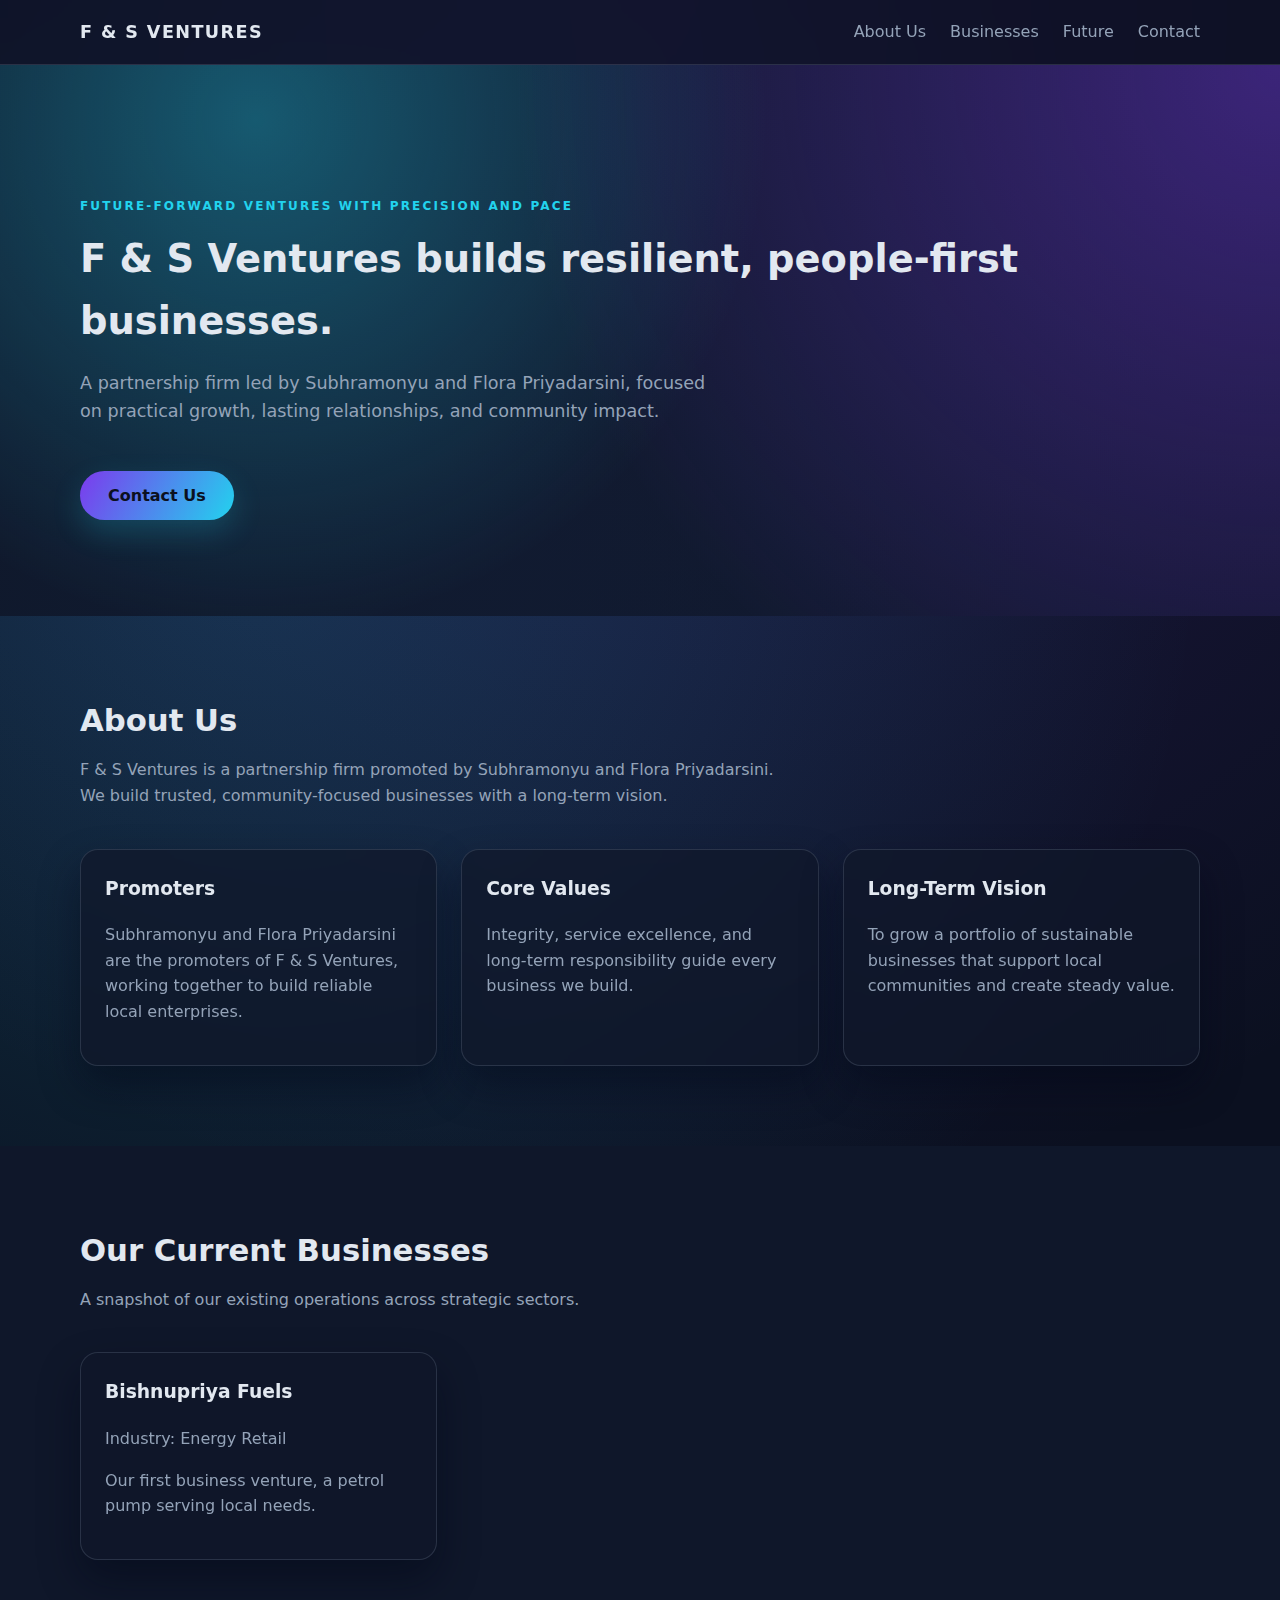
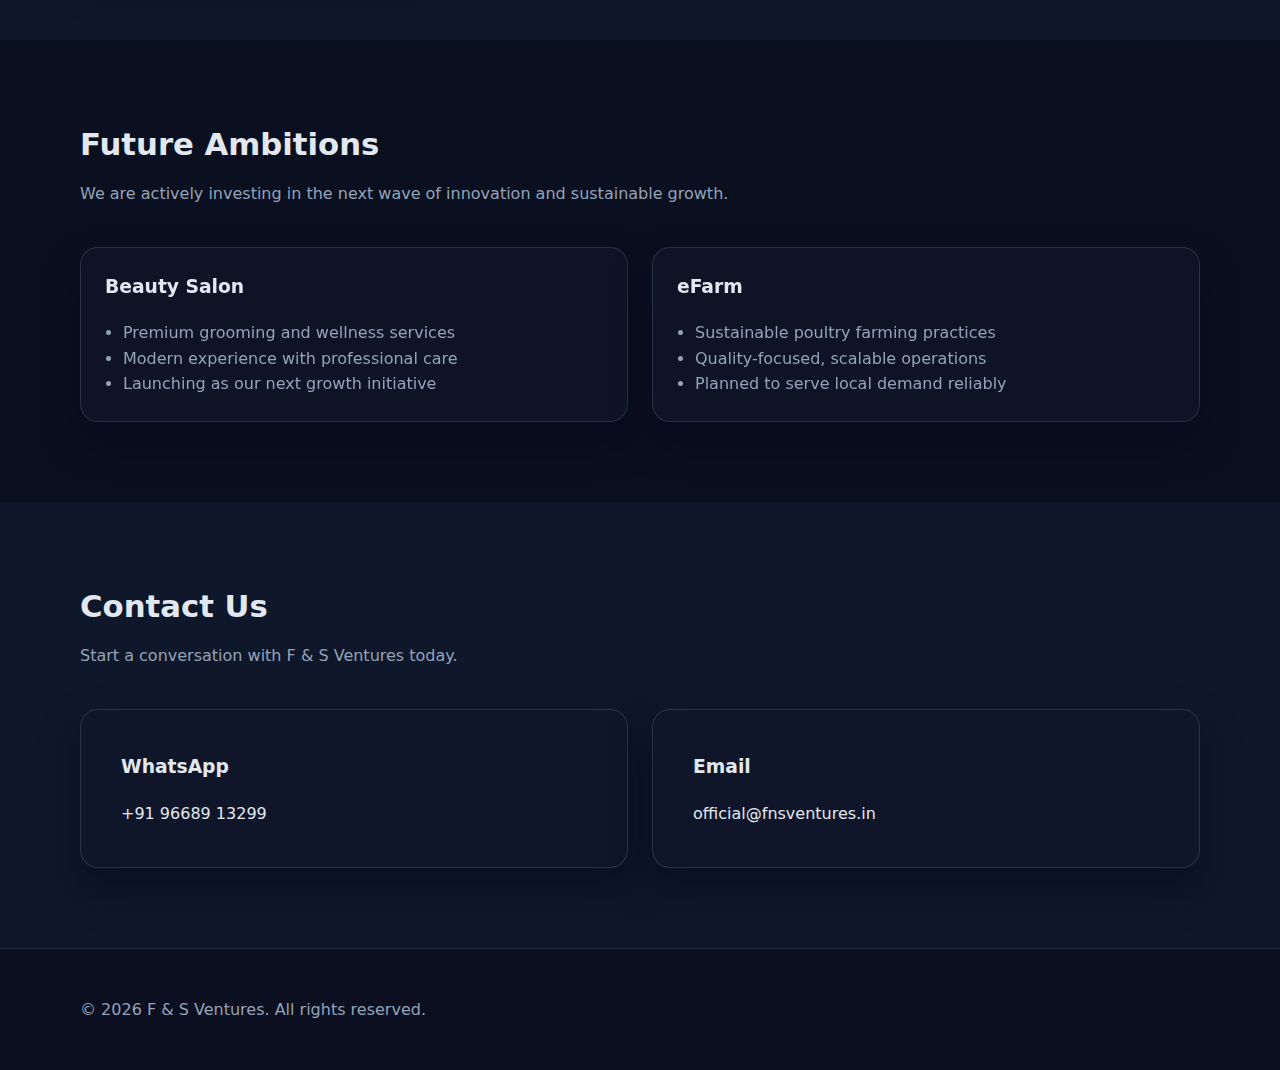
<file: index.html>
<!DOCTYPE html>
<html lang="en">
  <head>
    <meta charset="UTF-8" />
    <meta name="viewport" content="width=device-width, initial-scale=1.0" />
    <title>F &amp; S Ventures</title>
    <meta
      name="description"
      content="F &amp; S Ventures is a forward-looking venture group building businesses across industries with a focus on quality, innovation, and long-term value."
    />
    <link rel="stylesheet" href="css/style.css" />
    <link
      rel="stylesheet"
      href="https://cdnjs.cloudflare.com/ajax/libs/font-awesome/6.5.2/css/all.min.css"
      integrity="sha512-2m3b3z8C9QqXw5y+1tTjKNo9g7n1hCk4pV6m5gR8p4lWJd8l2r8q2W3r3+e5W9b6r1Y1P4GfH4m3m2iX2C2tqA=="
      crossorigin="anonymous"
      referrerpolicy="no-referrer"
    />
  </head>
  <body>
    <header class="site-header">
      <div class="container header-inner">
        <a class="logo" href="#top" aria-label="F &amp; S Ventures home">
          F &amp; S Ventures
        </a>
        <button class="menu-toggle" aria-label="Toggle navigation">
          <span></span>
          <span></span>
          <span></span>
        </button>
        <nav class="nav-links" aria-label="Primary">
          <a href="#about">About Us</a>
          <a href="#businesses">Businesses</a>
          <a href="#future">Future</a>
          <a href="#contact">Contact</a>
        </nav>
      </div>
    </header>

    <main id="top">
      <section class="hero">
        <div class="container hero-content">
          <p class="eyebrow">Future-forward ventures with precision and pace</p>
          <h1>F &amp; S Ventures builds resilient, people-first businesses.</h1>
          <p class="lead">
            A partnership firm led by Subhramonyu and Flora Priyadarsini,
            focused on practical growth, lasting relationships, and community
            impact.
          </p>
          <a class="btn-primary" href="#contact">Contact Us</a>
        </div>
      </section>

      <section id="about" class="section">
        <div class="container">
          <div class="section-header">
            <h2>About Us</h2>
            <p>
              F &amp; S Ventures is a partnership firm promoted by Subhramonyu and
              Flora Priyadarsini. We build trusted, community-focused
              businesses with a long-term vision.
            </p>
          </div>
          <div class="grid three">
            <a class="card card-link" href="promoters.html">
              <h3>Promoters</h3>
              <p>
                Subhramonyu and Flora Priyadarsini are the promoters of F &amp; S
                Ventures, working together to build reliable local enterprises.
              </p>
            </a>
            <a class="card card-link" href="core-values.html">
              <h3>Core Values</h3>
              <p>
                Integrity, service excellence, and long-term responsibility
                guide every business we build.
              </p>
            </a>
            <a class="card card-link" href="long-term-vision.html">
              <h3>Long-Term Vision</h3>
              <p>
                To grow a portfolio of sustainable businesses that support
                local communities and create steady value.
              </p>
            </a>
          </div>
        </div>
      </section>

      <section id="businesses" class="section muted">
        <div class="container">
          <div class="section-header">
            <h2>Our Current Businesses</h2>
            <p>
              A snapshot of our existing operations across strategic sectors.
            </p>
          </div>
          <div class="grid three">
            <a
              class="card card-link"
              href="https://bishnupriyafuels.fnsventures.in"
              target="_blank"
              rel="noreferrer"
            >
              <h3>Bishnupriya Fuels</h3>
              <p>Industry: Energy Retail</p>
              <p>Our first business venture, a petrol pump serving local needs.</p>
            </a>
          </div>
        </div>
      </section>

      <section id="future" class="section">
        <div class="container">
          <div class="section-header">
            <h2>Future Ambitions</h2>
            <p>
              We are actively investing in the next wave of innovation and
              sustainable growth.
            </p>
          </div>
          <div class="grid two">
            <a class="card card-link" href="beautysalon.html">
              <h3>Beauty Salon</h3>
              <ul>
                <li>Premium grooming and wellness services</li>
                <li>Modern experience with professional care</li>
                <li>Launching as our next growth initiative</li>
              </ul>
            </a>
            <a class="card card-link" href="efarm-chicken.html">
              <h3>eFarm</h3>
              <ul>
                <li>Sustainable poultry farming practices</li>
                <li>Quality-focused, scalable operations</li>
                <li>Planned to serve local demand reliably</li>
              </ul>
            </a>
          </div>
        </div>
      </section>

      <section id="contact" class="section muted">
        <div class="container">
          <div class="section-header">
            <h2>Contact Us</h2>
            <p>Start a conversation with F &amp; S Ventures today.</p>
          </div>
          <div class="contact-grid">
            <a class="contact-card" href="https://wa.me/919668913299" target="_blank" rel="noreferrer">
              <i class="fa-brands fa-whatsapp"></i>
              <div>
                <h3>WhatsApp</h3>
                <p>+91 96689 13299</p>
              </div>
            </a>
            <a class="contact-card" href="mailto:official@fnsventures.in">
              <i class="fa-regular fa-envelope"></i>
              <div>
                <h3>Email</h3>
                <p>official@fnsventures.in</p>
              </div>
            </a>
          </div>
        </div>
      </section>
    </main>

    <footer class="footer">
      <div class="container footer-inner">
        <p>&copy; 2026 F &amp; S Ventures. All rights reserved.</p>
        <div class="social-links">
          <a href="https://instagram.com" target="_blank" rel="noreferrer" aria-label="Instagram">
            <i class="fa-brands fa-instagram"></i>
          </a>
          <a href="https://x.com" target="_blank" rel="noreferrer" aria-label="X">
            <i class="fa-brands fa-x-twitter"></i>
          </a>
          <a href="https://youtube.com" target="_blank" rel="noreferrer" aria-label="YouTube">
            <i class="fa-brands fa-youtube"></i>
          </a>
        </div>
      </div>
    </footer>

    <script src="js/main.js"></script>
  </body>
</html>
</file>
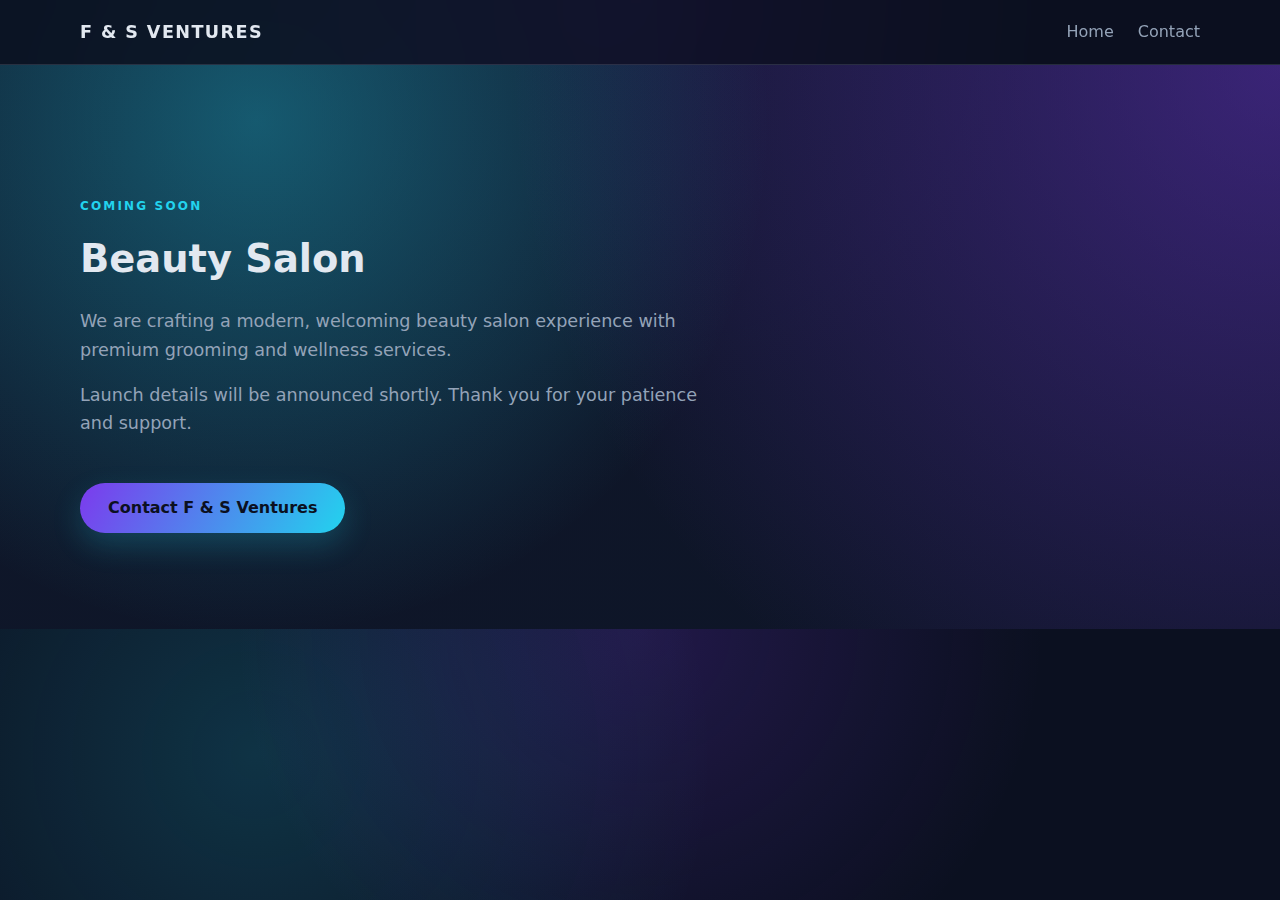
<file: beautysalon.html>
<!DOCTYPE html>
<html lang="en">
  <head>
    <meta charset="UTF-8" />
    <meta name="viewport" content="width=device-width, initial-scale=1.0" />
    <title>Beauty Salon — Coming Soon</title>
    <meta
      name="description"
      content="Our Beauty Salon experience is coming soon. A new F & S Ventures initiative focused on premium grooming and wellness services."
    />
    <link rel="stylesheet" href="css/style.css" />
  </head>
  <body>
    <header class="site-header">
      <div class="container header-inner">
        <a class="logo" href="index.html" aria-label="F &amp; S Ventures home">
          F &amp; S Ventures
        </a>
        <nav class="nav-links" aria-label="Primary">
          <a href="index.html">Home</a>
          <a href="index.html#contact">Contact</a>
        </nav>
      </div>
    </header>

    <main>
      <section class="hero">
        <div class="container hero-content">
          <p class="eyebrow">Coming soon</p>
          <h1>Beauty Salon</h1>
          <p class="lead">
            We are crafting a modern, welcoming beauty salon experience with
            premium grooming and wellness services.
          </p>
          <p class="lead">
            Launch details will be announced shortly. Thank you for your
            patience and support.
          </p>
          <a class="btn-primary" href="index.html#contact">Contact F &amp; S Ventures</a>
        </div>
      </section>
    </main>
  </body>
</html>
</file>
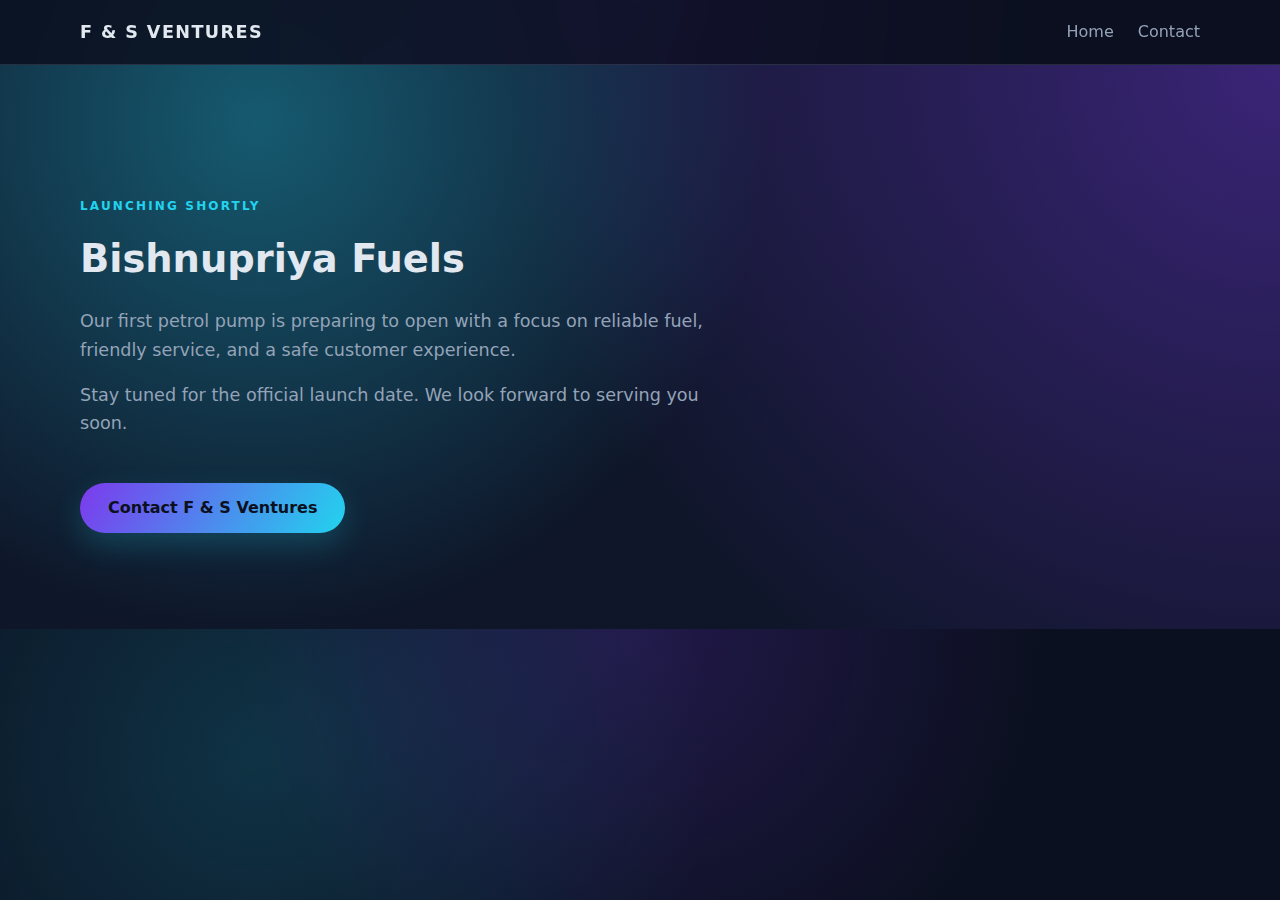
<file: bishnupriyafuels.html>
<!DOCTYPE html>
<html lang="en">
  <head>
    <meta charset="UTF-8" />
    <meta name="viewport" content="width=device-width, initial-scale=1.0" />
    <title>Bishnupriya Fuels — Launching Soon</title>
    <meta
      name="description"
      content="Bishnupriya Fuels is launching soon. A new petrol pump by F & S Ventures, focused on reliable service and community trust."
    />
    <link rel="stylesheet" href="css/style.css" />
  </head>
  <body>
    <header class="site-header">
      <div class="container header-inner">
        <a class="logo" href="index.html" aria-label="F &amp; S Ventures home">
          F &amp; S Ventures
        </a>
        <nav class="nav-links" aria-label="Primary">
          <a href="index.html">Home</a>
          <a href="index.html#contact">Contact</a>
        </nav>
      </div>
    </header>

    <main>
      <section class="hero">
        <div class="container hero-content">
          <p class="eyebrow">Launching shortly</p>
          <h1>Bishnupriya Fuels</h1>
          <p class="lead">
            Our first petrol pump is preparing to open with a focus on reliable
            fuel, friendly service, and a safe customer experience.
          </p>
          <p class="lead">
            Stay tuned for the official launch date. We look forward to serving
            you soon.
          </p>
          <a class="btn-primary" href="index.html#contact">Contact F &amp; S Ventures</a>
        </div>
      </section>
    </main>
  </body>
</html>
</file>
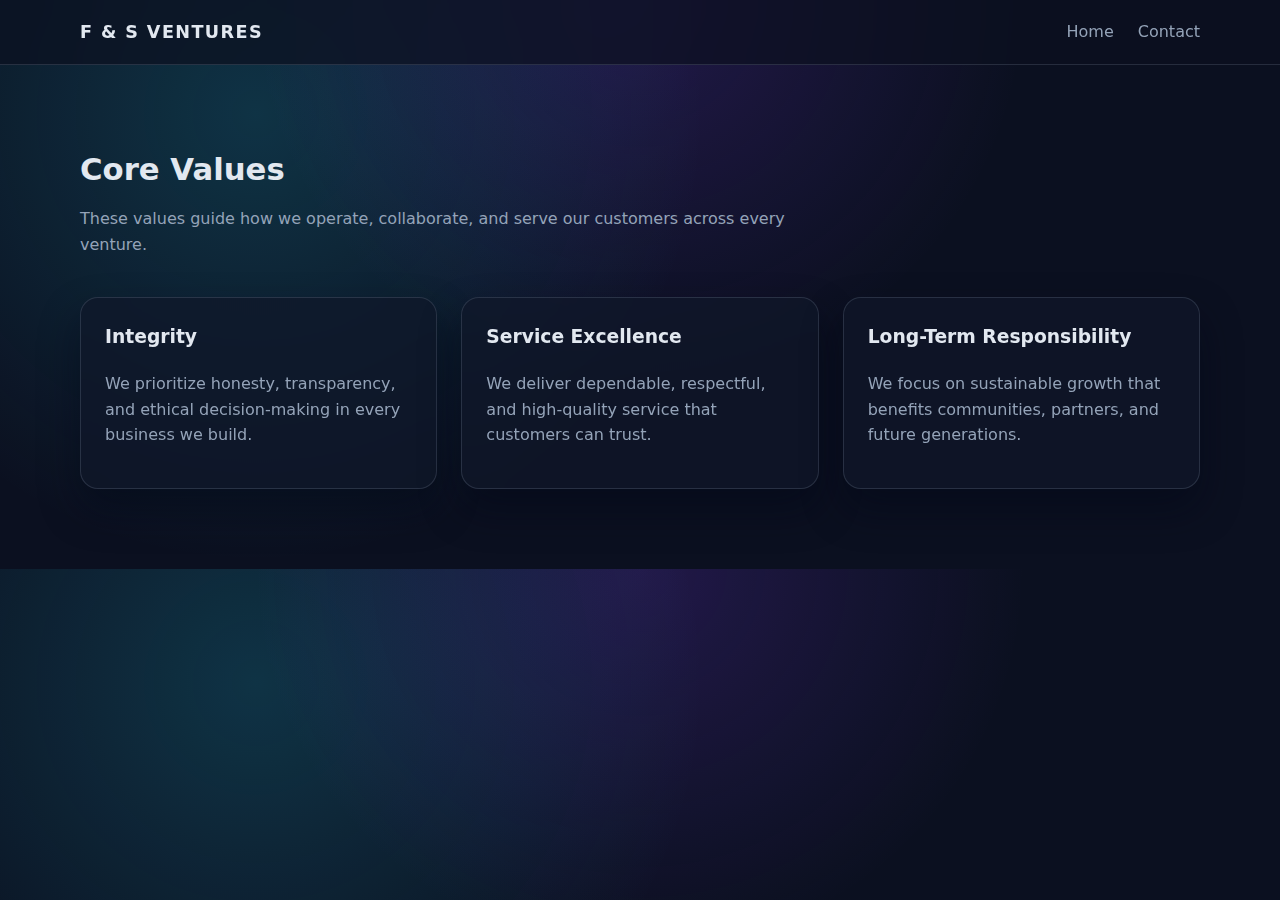
<file: core-values.html>
<!DOCTYPE html>
<html lang="en">
  <head>
    <meta charset="UTF-8" />
    <meta name="viewport" content="width=device-width, initial-scale=1.0" />
    <title>Core Values — F &amp; S Ventures</title>
    <meta
      name="description"
      content="The core values that guide every F & S Ventures business."
    />
    <link rel="stylesheet" href="css/style.css" />
  </head>
  <body>
    <header class="site-header">
      <div class="container header-inner">
        <a class="logo" href="index.html" aria-label="F &amp; S Ventures home">
          F &amp; S Ventures
        </a>
        <nav class="nav-links" aria-label="Primary">
          <a href="index.html">Home</a>
          <a href="index.html#contact">Contact</a>
        </nav>
      </div>
    </header>

    <main>
      <section class="section">
        <div class="container">
          <div class="section-header">
            <h2>Core Values</h2>
            <p>
              These values guide how we operate, collaborate, and serve our
              customers across every venture.
            </p>
          </div>
          <div class="grid three">
            <div class="card">
              <h3>Integrity</h3>
              <p>
                We prioritize honesty, transparency, and ethical decision-making
                in every business we build.
              </p>
            </div>
            <div class="card">
              <h3>Service Excellence</h3>
              <p>
                We deliver dependable, respectful, and high-quality service that
                customers can trust.
              </p>
            </div>
            <div class="card">
              <h3>Long-Term Responsibility</h3>
              <p>
                We focus on sustainable growth that benefits communities,
                partners, and future generations.
              </p>
            </div>
          </div>
        </div>
      </section>
    </main>
  </body>
</html>
</file>
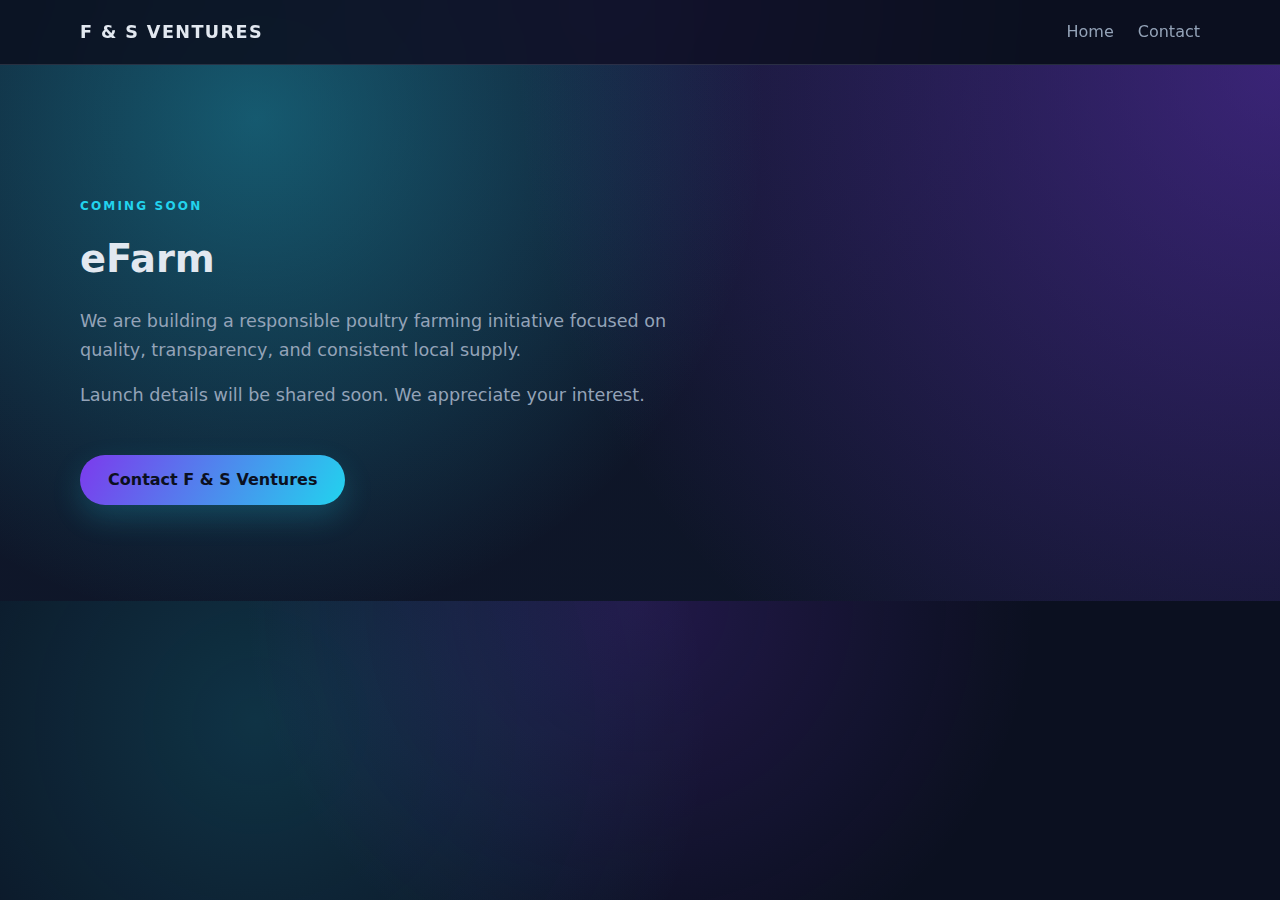
<file: efarm-chicken.html>
<!DOCTYPE html>
<html lang="en">
  <head>
    <meta charset="UTF-8" />
    <meta name="viewport" content="width=device-width, initial-scale=1.0" />
    <title>eFarm — Coming Soon</title>
    <meta
      name="description"
      content="eFarm is coming soon. A future F & S Ventures project focused on sustainable poultry farming."
    />
    <link rel="stylesheet" href="css/style.css" />
  </head>
  <body>
    <header class="site-header">
      <div class="container header-inner">
        <a class="logo" href="index.html" aria-label="F &amp; S Ventures home">
          F &amp; S Ventures
        </a>
        <nav class="nav-links" aria-label="Primary">
          <a href="index.html">Home</a>
          <a href="index.html#contact">Contact</a>
        </nav>
      </div>
    </header>

    <main>
      <section class="hero">
        <div class="container hero-content">
          <p class="eyebrow">Coming soon</p>
          <h1>eFarm</h1>
          <p class="lead">
            We are building a responsible poultry farming initiative focused on
            quality, transparency, and consistent local supply.
          </p>
          <p class="lead">
            Launch details will be shared soon. We appreciate your interest.
          </p>
          <a class="btn-primary" href="index.html#contact">Contact F &amp; S Ventures</a>
        </div>
      </section>
    </main>
  </body>
</html>
</file>
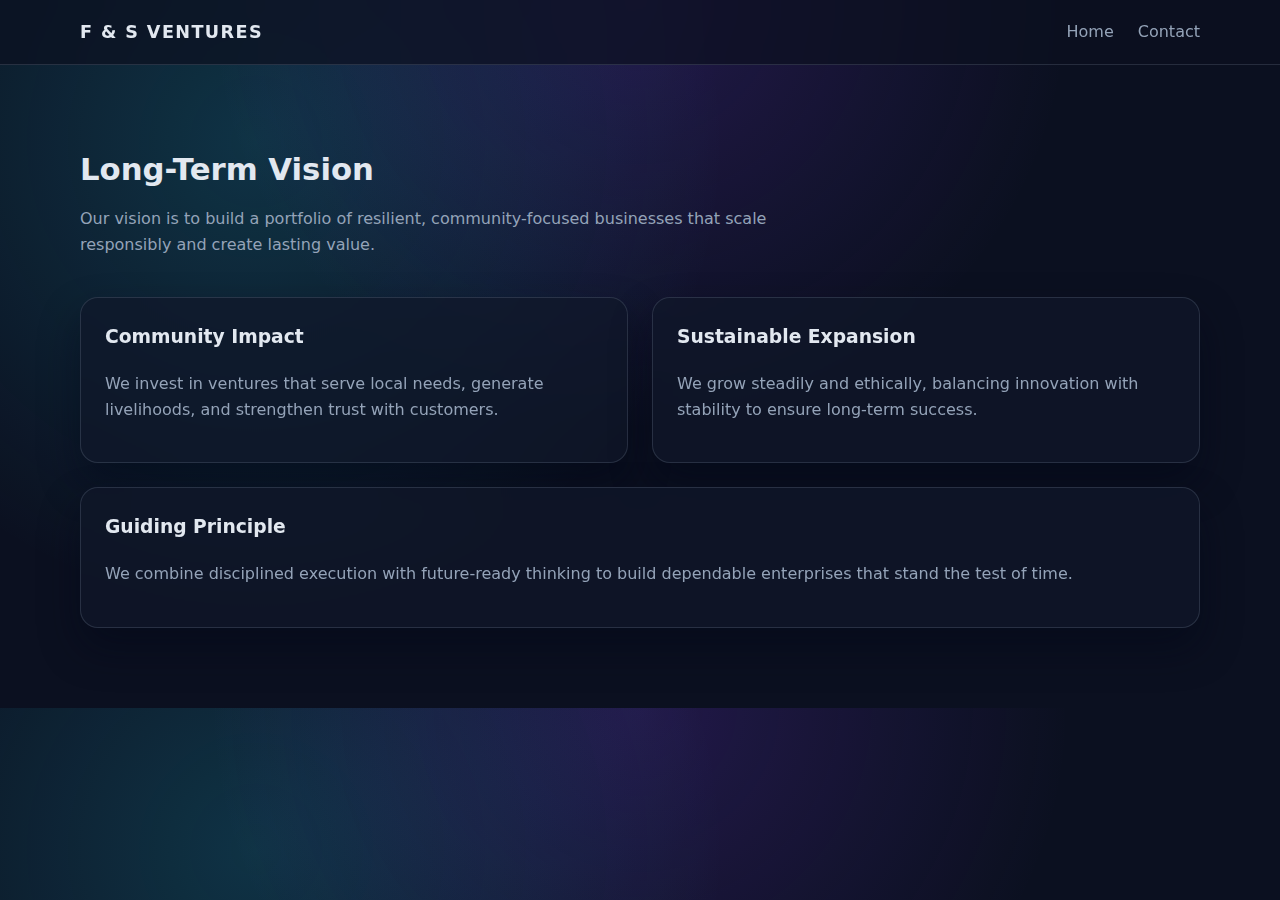
<file: long-term-vision.html>
<!DOCTYPE html>
<html lang="en">
  <head>
    <meta charset="UTF-8" />
    <meta name="viewport" content="width=device-width, initial-scale=1.0" />
    <title>Long-Term Vision — F &amp; S Ventures</title>
    <meta
      name="description"
      content="The long-term vision of F & S Ventures and our commitment to sustainable growth."
    />
    <link rel="stylesheet" href="css/style.css" />
  </head>
  <body>
    <header class="site-header">
      <div class="container header-inner">
        <a class="logo" href="index.html" aria-label="F &amp; S Ventures home">
          F &amp; S Ventures
        </a>
        <nav class="nav-links" aria-label="Primary">
          <a href="index.html">Home</a>
          <a href="index.html#contact">Contact</a>
        </nav>
      </div>
    </header>

    <main>
      <section class="section">
        <div class="container">
          <div class="section-header">
            <h2>Long-Term Vision</h2>
            <p>
              Our vision is to build a portfolio of resilient, community-focused
              businesses that scale responsibly and create lasting value.
            </p>
          </div>
          <div class="grid two">
            <div class="card">
              <h3>Community Impact</h3>
              <p>
                We invest in ventures that serve local needs, generate
                livelihoods, and strengthen trust with customers.
              </p>
            </div>
            <div class="card">
              <h3>Sustainable Expansion</h3>
              <p>
                We grow steadily and ethically, balancing innovation with
                stability to ensure long-term success.
              </p>
            </div>
          </div>
          <div class="card" style="margin-top: 24px;">
            <h3>Guiding Principle</h3>
            <p>
              We combine disciplined execution with future-ready thinking to
              build dependable enterprises that stand the test of time.
            </p>
          </div>
        </div>
      </section>
    </main>
  </body>
</html>
</file>
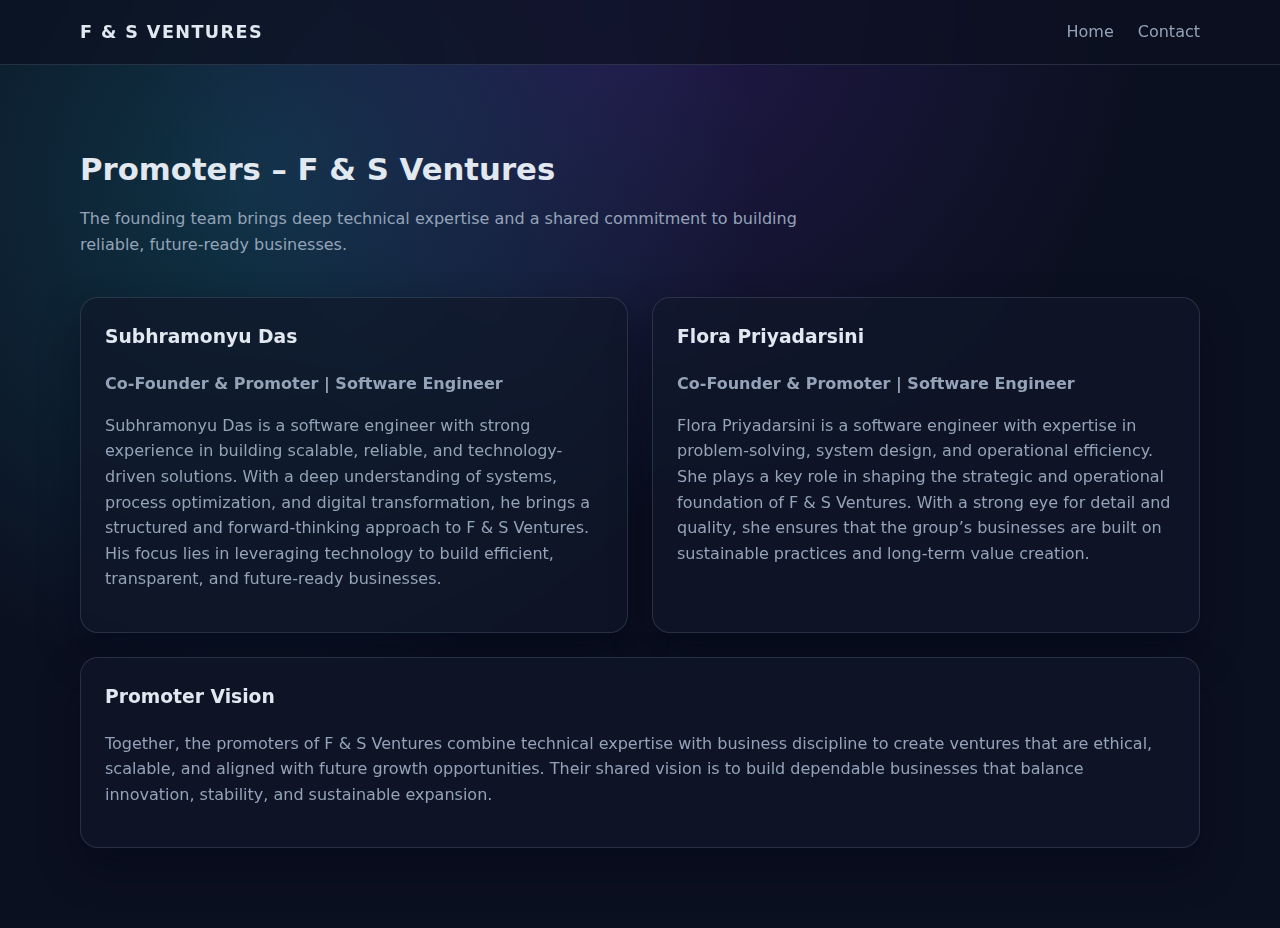
<file: promoters.html>
<!DOCTYPE html>
<html lang="en">
  <head>
    <meta charset="UTF-8" />
    <meta name="viewport" content="width=device-width, initial-scale=1.0" />
    <title>Promoters — F &amp; S Ventures</title>
    <meta
      name="description"
      content="Meet the promoters of F & S Ventures: Subhramonyu Das and Flora Priyadarsini."
    />
    <link rel="stylesheet" href="css/style.css" />
  </head>
  <body>
    <header class="site-header">
      <div class="container header-inner">
        <a class="logo" href="index.html" aria-label="F &amp; S Ventures home">
          F &amp; S Ventures
        </a>
        <nav class="nav-links" aria-label="Primary">
          <a href="index.html">Home</a>
          <a href="index.html#contact">Contact</a>
        </nav>
      </div>
    </header>

    <main>
      <section class="section">
        <div class="container">
          <div class="section-header">
            <h2>Promoters – F &amp; S Ventures</h2>
            <p>
              The founding team brings deep technical expertise and a shared
              commitment to building reliable, future-ready businesses.
            </p>
          </div>
          <div class="grid two">
            <div class="card">
              <h3>Subhramonyu Das</h3>
              <p><strong>Co-Founder &amp; Promoter | Software Engineer</strong></p>
              <p>
                Subhramonyu Das is a software engineer with strong experience in
                building scalable, reliable, and technology-driven solutions.
                With a deep understanding of systems, process optimization, and
                digital transformation, he brings a structured and
                forward-thinking approach to F &amp; S Ventures. His focus lies in
                leveraging technology to build efficient, transparent, and
                future-ready businesses.
              </p>
            </div>
            <div class="card">
              <h3>Flora Priyadarsini</h3>
              <p><strong>Co-Founder &amp; Promoter | Software Engineer</strong></p>
              <p>
                Flora Priyadarsini is a software engineer with expertise in
                problem-solving, system design, and operational efficiency. She
                plays a key role in shaping the strategic and operational
                foundation of F &amp; S Ventures. With a strong eye for detail and
                quality, she ensures that the group’s businesses are built on
                sustainable practices and long-term value creation.
              </p>
            </div>
          </div>
          <div class="card" style="margin-top: 24px;">
            <h3>Promoter Vision</h3>
            <p>
              Together, the promoters of F &amp; S Ventures combine technical
              expertise with business discipline to create ventures that are
              ethical, scalable, and aligned with future growth opportunities.
              Their shared vision is to build dependable businesses that balance
              innovation, stability, and sustainable expansion.
            </p>
          </div>
        </div>
      </section>
    </main>
  </body>
</html>
</file>
<file: css/style.css>
:root {
  color-scheme: dark;
  --bg: #0b1020;
  --text: #e2e8f0;
  --muted: #94a3b8;
  --accent: #7c3aed;
  --accent-dark: #5b21b6;
  --accent-2: #22d3ee;
  --surface: #0f172a;
  --surface-alt: rgba(15, 23, 42, 0.7);
  --border: rgba(148, 163, 184, 0.2);
  --shadow: 0 20px 40px rgba(2, 6, 23, 0.45);
  --radius: 18px;
  --max-width: 1120px;
}

*,
*::before,
*::after {
  box-sizing: border-box;
}

body {
  margin: 0;
  font-family: "Inter", "Segoe UI", system-ui, -apple-system, sans-serif;
  background: radial-gradient(circle at top, rgba(124, 58, 237, 0.2), transparent 45%),
    radial-gradient(circle at 20% 20%, rgba(34, 211, 238, 0.18), transparent 40%),
    var(--bg);
  color: var(--text);
  line-height: 1.6;
  scroll-behavior: smooth;
}

a {
  color: inherit;
  text-decoration: none;
}

img {
  max-width: 100%;
  display: block;
}

.container {
  width: min(92%, var(--max-width));
  margin: 0 auto;
}

.site-header {
  position: sticky;
  top: 0;
  z-index: 10;
  background: rgba(11, 16, 32, 0.7);
  border-bottom: 1px solid var(--border);
  backdrop-filter: blur(16px);
}

.header-inner {
  display: flex;
  align-items: center;
  justify-content: space-between;
  padding: 18px 0;
}

.logo {
  font-weight: 700;
  font-size: 1.1rem;
  letter-spacing: 0.08em;
  text-transform: uppercase;
  color: var(--text);
}

.nav-links {
  display: flex;
  gap: 24px;
  font-weight: 500;
}

.nav-links a {
  color: var(--muted);
  transition: color 0.2s ease, text-shadow 0.2s ease;
}

.nav-links a:hover {
  color: var(--accent-2);
  text-shadow: 0 0 12px rgba(34, 211, 238, 0.6);
}

.menu-toggle {
  display: none;
  flex-direction: column;
  gap: 6px;
  background: transparent;
  border: none;
  cursor: pointer;
  padding: 0;
}

.menu-toggle span {
  width: 24px;
  height: 2px;
  background: var(--text);
  border-radius: 4px;
}

.hero {
  padding: 120px 0 96px;
  background: radial-gradient(circle at top right, rgba(124, 58, 237, 0.4), transparent 55%),
    radial-gradient(circle at 20% 10%, rgba(34, 211, 238, 0.35), transparent 45%),
    linear-gradient(135deg, rgba(15, 23, 42, 0.98), rgba(15, 23, 42, 0.7));
}

.hero-content h1 {
  font-size: clamp(2.4rem, 3vw, 3.2rem);
  margin: 12px 0 16px;
}

.eyebrow {
  text-transform: uppercase;
  letter-spacing: 0.18em;
  font-size: 0.75rem;
  color: var(--accent-2);
  font-weight: 600;
}

.lead {
  font-size: 1.1rem;
  color: var(--muted);
  max-width: 640px;
}

.btn-primary {
  display: inline-flex;
  align-items: center;
  justify-content: center;
  margin-top: 28px;
  padding: 12px 28px;
  background: linear-gradient(120deg, var(--accent), var(--accent-2));
  color: #0b1020;
  border-radius: 999px;
  font-weight: 700;
  box-shadow: 0 12px 30px rgba(34, 211, 238, 0.2);
  transition: transform 0.2s ease, box-shadow 0.2s ease;
}

.btn-primary:hover {
  transform: translateY(-2px);
  box-shadow: 0 16px 36px rgba(124, 58, 237, 0.35);
}

.section {
  padding: 80px 0;
}

.section.muted {
  background: var(--surface);
}

.section-header {
  max-width: 720px;
  margin-bottom: 40px;
}

.section-header h2 {
  margin: 0 0 12px;
  font-size: clamp(1.8rem, 2.4vw, 2.4rem);
}

.section-header p {
  color: var(--muted);
  margin: 0;
}

.grid {
  display: grid;
  gap: 24px;
}

.grid.two {
  grid-template-columns: repeat(2, minmax(0, 1fr));
}

.grid.three {
  grid-template-columns: repeat(3, minmax(0, 1fr));
}

.card {
  background: var(--surface-alt);
  border: 1px solid var(--border);
  border-radius: var(--radius);
  padding: 24px;
  box-shadow: var(--shadow);
  backdrop-filter: blur(12px);
}

.card-link {
  display: block;
  transition: transform 0.2s ease, border-color 0.2s ease, box-shadow 0.2s ease;
}

.card-link:hover {
  transform: translateY(-2px);
  border-color: var(--accent-2);
  box-shadow: 0 18px 40px rgba(34, 211, 238, 0.18);
}

.card h3 {
  margin-top: 0;
}

.card p,
.card li {
  color: var(--muted);
}

.card ul {
  margin: 0;
  padding-left: 18px;
}

.contact-grid {
  display: grid;
  gap: 24px;
  grid-template-columns: repeat(2, minmax(0, 1fr));
}

.contact-card {
  display: flex;
  gap: 16px;
  align-items: center;
  padding: 24px;
  background: var(--surface-alt);
  border-radius: var(--radius);
  border: 1px solid var(--border);
  box-shadow: var(--shadow);
  transition: transform 0.2s ease, border-color 0.2s ease, box-shadow 0.2s ease;
}

.contact-card:hover {
  transform: translateY(-2px);
  border-color: var(--accent-2);
  box-shadow: 0 18px 40px rgba(34, 211, 238, 0.18);
}

.contact-card i {
  font-size: 1.8rem;
  color: var(--accent-2);
}

.footer {
  padding: 32px 0;
  border-top: 1px solid var(--border);
  background: rgba(11, 16, 32, 0.9);
}

.footer-inner {
  display: flex;
  justify-content: space-between;
  align-items: center;
  gap: 16px;
  flex-wrap: wrap;
  color: var(--muted);
}

.social-links {
  display: flex;
  gap: 16px;
  font-size: 1.2rem;
}

.social-links a {
  color: var(--muted);
  transition: color 0.2s ease, text-shadow 0.2s ease;
}

.social-links a:hover {
  color: var(--accent-2);
  text-shadow: 0 0 12px rgba(34, 211, 238, 0.6);
}

@media (max-width: 900px) {
  .grid.two,
  .grid.three,
  .contact-grid {
    grid-template-columns: 1fr;
  }

  .hero {
    padding-top: 96px;
  }

  .nav-links {
    position: absolute;
    top: 72px;
    right: 4%;
    flex-direction: column;
    background: rgba(11, 16, 32, 0.95);
    padding: 16px 20px;
    border: 1px solid var(--border);
    border-radius: 12px;
    box-shadow: var(--shadow);
    display: none;
  }

  .nav-links.open {
    display: flex;
  }

  .menu-toggle {
    display: flex;
  }
}

@media (prefers-reduced-motion: reduce) {
  * {
    scroll-behavior: auto !important;
    transition: none !important;
  }
}
</file>
